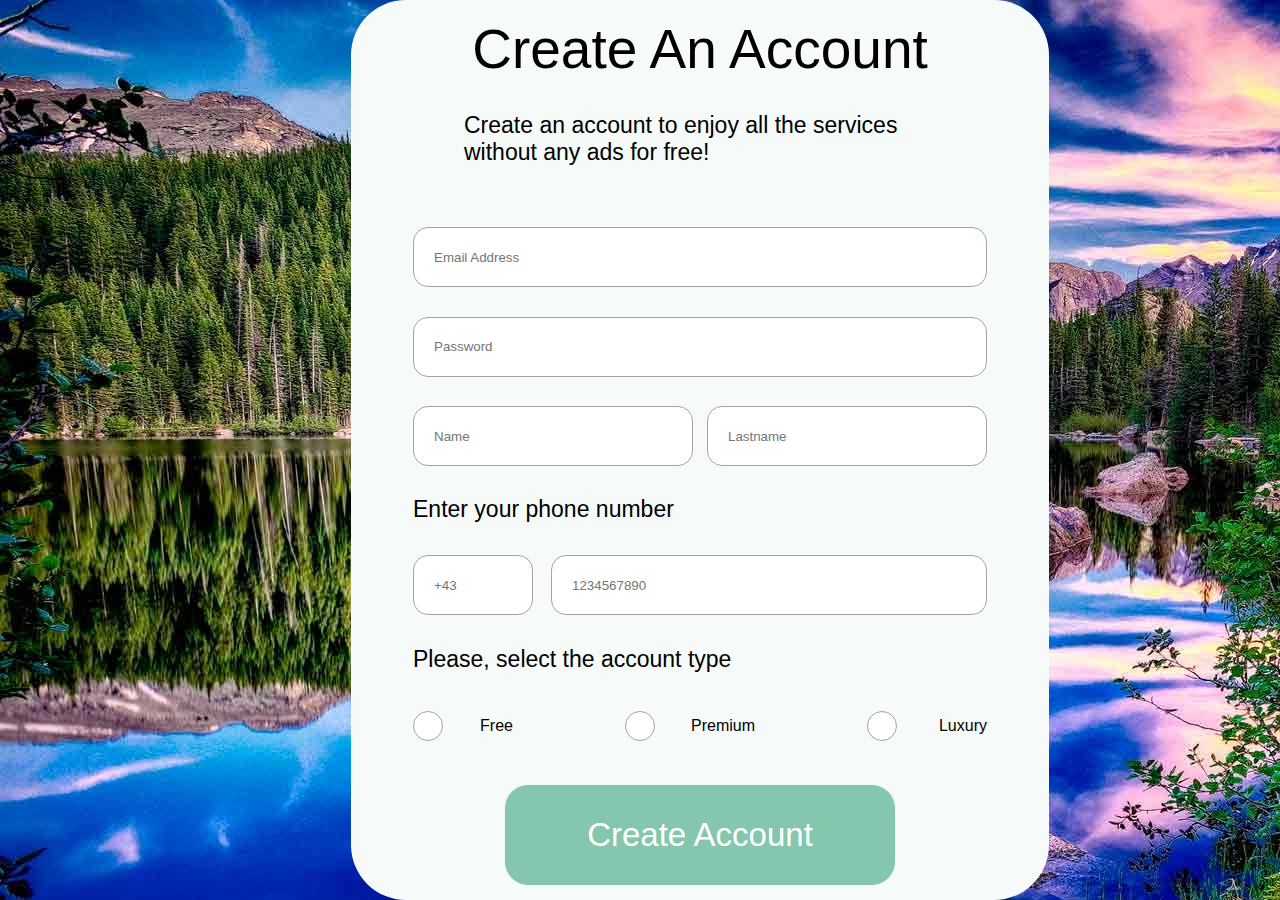
<file: DHW1/index.html>
<!DOCTYPE html>
<html lang="en">
<head>
    <meta charset="UTF-8">
    <meta name="viewport" content="width=device-width, initial-scale=1.0">
    <title>Document</title>
    <link rel="stylesheet" href="style.css">
    


</head>
<body>
    
    <div class="main-container">

        <form class="user-form">

            

                <p class="create">Create An Account</p>
                
           

            <p class="create-text">
                Create an account to enjoy all the services without any ads for free!
            </p>
        <input class="clicks mail" type="text" placeholder="Email Address">


        <input class="clicks password" type="text" placeholder="Password">

      
            <div class="namelast-container">
            <input class="clicks name" type="text" placeholder="Name">

            <input class="clicks lastname" type="text" placeholder="Lastname">
            </div>

        
        <p class="enter">
            Enter your phone number 
        </p>
  


        <div class="num-container">
            <input class="clicks index" type="number" placeholder="+43">

            <input class="clicks number" type="number" placeholder="1234567890">

        </div>

        <div class="pleaseselect">
            <p class="please">
                Please, select the account type
            </p>
        </div>

        <div class="click_container">
            <div class="click1">
               <input class="click" type="text"> 
               <p>Free</p>
            </div>


            <div class="click2">
                <input class="click" type="text">
                <p>Premium</p>
            </div>


            <div class="click3">
                <input class="click" type="text">
                <p>Luxury</p>
            </div>
            
            
            
        </div>
        
    
       <button>Create Account</button>

        </form> 

    </div>

    









</body>
</html>
</file>
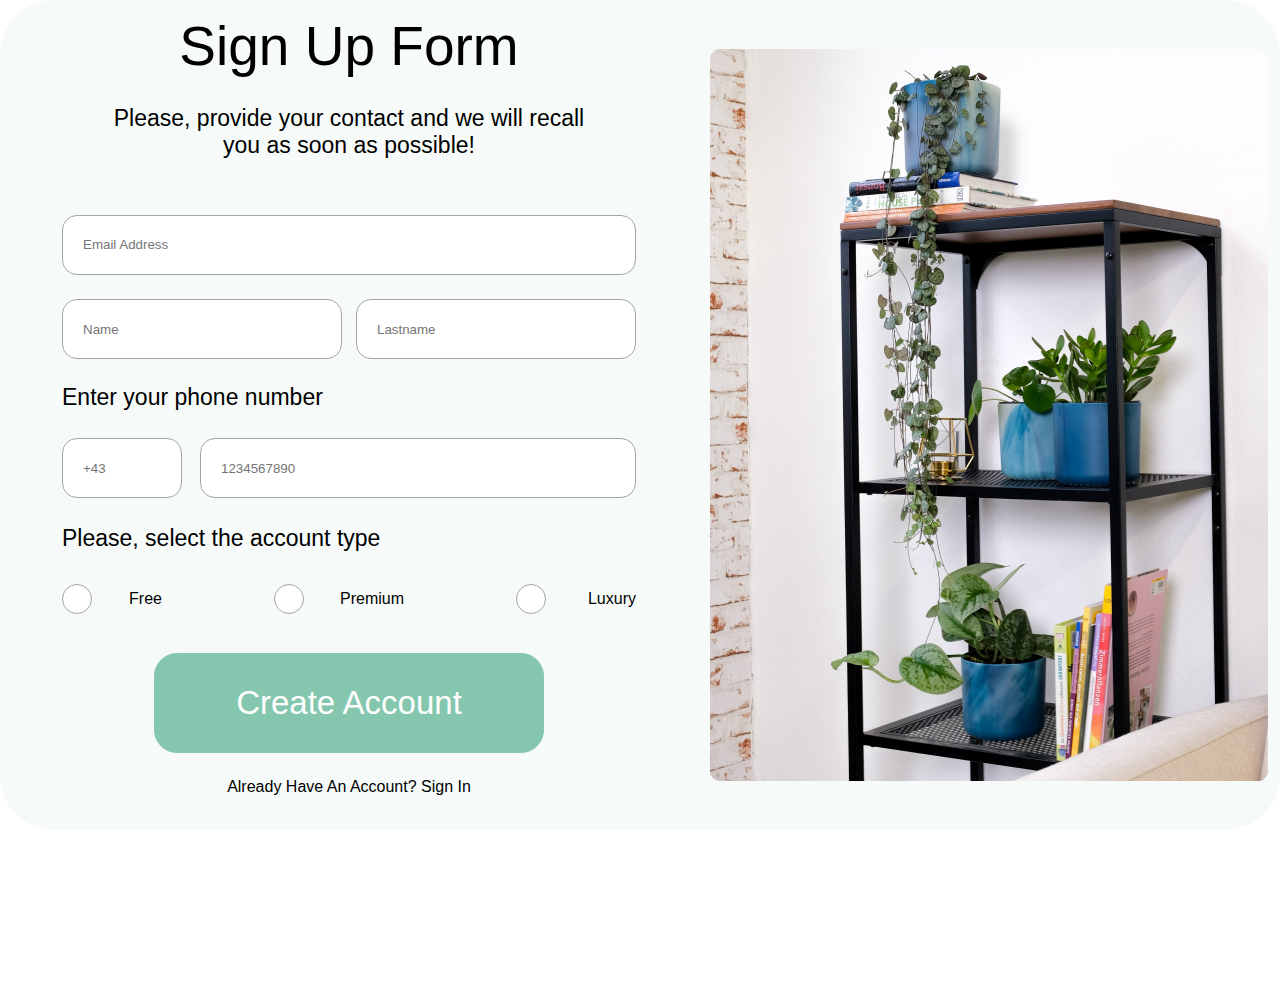
<file: DHW2/index.html>
<!DOCTYPE html>
<html lang="en">
<head>
    <meta charset="UTF-8">
    <meta name="viewport" content="width=device-width, initial-scale=1.0">
    <title>Document</title>
    <link rel="stylesheet" href="style.css">
    


</head>
<body>
    
    <div class="main-container">

        <form class="user-form">

            <div class="input-container">
                <p class="create">Sign Up Form</p>
                
           

                <p class="create-text">
                    Please, provide your contact and we will recall you as soon as possible!
                </p>
            <input class="clicks mail" type="text" placeholder="Email Address">
    
    
            <!-- <input class="clicks password" type="text" placeholder="Password"> -->
    
          
                <div class="namelast-container">
                <input class="clicks name" type="text" placeholder="Name">
    
                <input class="clicks lastname" type="text" placeholder="Lastname">
                </div>
    
            
            <p class="enter">
                Enter your phone number 
            </p>
      
    
    
            <div class="num-container">
                <input class="clicks index" type="number" placeholder="+43">
    
                <input class="clicks number" type="number" placeholder="1234567890">
    
            </div>
    
            <div class="pleaseselect">
                <p class="please">
                    Please, select the account type
                </p>
            </div>
    
            <div class="click_container">
                <div class="click1">
                   <input class="click" type="text"> 
                   <p>Free</p>
                </div>
    
    
                <div class="click2">
                    <input class="click" type="text">
                    <p>Premium</p>
                </div>
    
    
                <div class="click3">
                    <input class="click" type="text">
                    <p>Luxury</p>
                </div>
                
                
                
            </div>
            
        
           <button>Create Account</button>

           <p class="already">Already Have An Account? Sign In</p>

           </div>

           <div class="image-container">
              <img src="Rectangle 9.png" alt="">
           </div>
    
            </form> 

            </div>

             

    </div>


</body>
</html>
</file>
<file: DHW1/style.css>
*{
    margin: 0;
    padding: 0;
    box-sizing: border-box;
    
}

body {
background-image: url(back.jpg);
    overflow: visible

}
.create {
    width: 483px;
    height: 68px;
    display: flex;
    justify-content: center;
    align-items: center;
    font-size: 55px;

}
.create-text {
    width: 472px;
    height: 86px;
    font-size: 23px;
}

.main-container {
    margin: auto;
    width: 1400px;
    /* background-image: url(back.jpg); */
    display: flex;
    justify-content: center;
    align-items: center;
    
   
}
.user-form{
  /* padding: 40px 60px 20px 60px; */
    width: 698px;
    height: 900px;
    border-radius: 55px;
    background-color: #F6FBF9;
    display: flex;
    flex-wrap: wrap;
    flex-direction: row;
    justify-content: space-around;
    align-items: center;
   font-family: Karla, sans-serif;
    
    
} 
.mail{
        width: 574px;
        height: 60px;
    }

.password{
        width: 574px;
        height: 60px;
}

.name{
    display: flex;
    width: 280px;
    height: 60px;
}

.lastname{
    display: flex;
    width: 280px;
     height: 60px;
}

.namelast-container{
    width: 574px;
    height: 60px;
    display: flex;
    justify-content: space-between;
    
}

.enter{
    /* display: flex; */
    width: 574px;
    height: 30px;
    font-size: 23px;
}

.index{

width: 120px;
height: 60px;

}

.number{
    
    
    width: 436px;
    height: 60px;
}






.num-container {
    display: flex;
   width: 574px;
   justify-content: space-between;
    
    height: 62px;
}

.click_container{
    width: 574px;
    height: 60px;
    display: flex;
    justify-content: space-between;
    /* align-items: center; */
   
}

.click {
    width: 30px;
    height: 30px;
}

.pleaseselect {
    width: 574px;
    height: 20px;
    font-size: 23px;
   
    
}

.click1{
    display: flex;
    width: 100px;
    justify-content: space-between;
    align-items: center;
}

.click2{
    display: flex;
    width: 130px;
    justify-content: space-between;
    align-items: center;
}

.click3{
    display: flex;
    width: 120px;
    justify-content: space-between;
    align-items: center;
}

.clicks{
    border: 1px solid rgb(164, 164, 164);
    border-radius: 15px;
    padding-left: 20px;
    
}

.please{
    display: flex;
    justify-content: flex-start;
}

.click{
    border-radius: 100px;
    border: 1px solid rgb(164, 164, 164);
}


input:hover {
    border-color: blue;
    
}
input:focus {
    border: 3px solid blue;
}


.click:focus {
    outline: none;
    background-color: #84C7AE;
    caret-color: transparent
}



button {
    
width: 390px;
height: 100px;
border-radius: 23px;
background-color: #84C7AE;
border:1px solid #84C7AE;
font-size: 33px;
color: #ffffff;
}
</file>
<file: DHW2/style.css>
*{
    margin: 0;
    padding: 0;
    box-sizing: border-box;
    
}

/* body {
background-image: url(back.jpg);
    overflow: visible

} */
.create {
    width: 483px;
    height: 68px;
    display: flex;
    justify-content: center;
    align-items: center;
    font-size: 55px;

}
.create-text {
    width: 472px;
    height: 86px;
    font-size: 23px;
    display: flex;
    
    justify-content: center;
    text-align: center;
    
}

.main-container {
    margin: auto;
    width: 1800;
    height: 1000px;
    /* background-image: url(back.jpg); */
    display: flex;
    /* align-items: center; */
    justify-content: center; 
    
    
   
}
.user-form{

    width: 1307px;
    height: 830px;
    border-radius: 55px;
    background-color: #F6FBF9;
    display: flex;
    /* flex-wrap: wrap; */
    flex-direction: row;
    
    justify-content: space-around;
    
   font-family: Karla, sans-serif;
    
    
} 

.image-container{
    display: flex;
    margin: auto;
    width: 558px;
    height: 732px;
}

.input-container{
    width: 698px;
    height: 830px;
    border-radius: 55px;
    background-color: #F6FBF9;
    display: flex;
    flex-wrap: wrap;
    flex-direction: row;
    justify-content: space-around;
    align-items: center;
   font-family: Karla, sans-serif;
}
.mail{
        width: 574px;
        height: 60px;
    }

.password{
        width: 574px;
        height: 60px;
}

.name{
    display: flex;
    width: 280px;
    height: 60px;
}

.lastname{
    display: flex;
    width: 280px;
     height: 60px;
}

.namelast-container{
    width: 574px;
    height: 60px;
    display: flex;
    justify-content: space-between;
    
}

.enter{
    /* display: flex; */
    width: 574px;
    height: 30px;
    font-size: 23px;
}

.index{

width: 120px;
height: 60px;

}

.number{
    
    
    width: 436px;
    height: 60px;
}






.num-container {
    display: flex;
   width: 574px;
   justify-content: space-between;
    
    height: 62px;
}

.click_container{
    width: 574px;
    height: 60px;
    display: flex;
    justify-content: space-between;
   
   
}

.click {
    width: 30px;
    height: 30px;
}

.pleaseselect {
    width: 574px;
    height: 20px;
    font-size: 23px;
   
    
}

.click1{
    display: flex;
    width: 100px;
    justify-content: space-between;
    align-items: center;
}

.click2{
    display: flex;
    width: 130px;
    justify-content: space-between;
    align-items: center;
}

.click3{
    display: flex;
    width: 120px;
    justify-content: space-between;
    align-items: center;
}

.clicks{
    border: 1px solid rgb(164, 164, 164);
    border-radius: 15px;
    padding-left: 20px;
    
}

.please{
    display: flex;
    justify-content: flex-start;
}

.click{
    border-radius: 100px;
    border: 1px solid rgb(164, 164, 164);
}


input:hover {
    border-color: blue;
    
}
input:focus {
    border: 3px solid blue;
    border: none;
}


.click:focus {
    outline: none;
    background-color: #84C7AE;
    caret-color: transparent
}



button {
    
width: 390px;
height: 100px;
border-radius: 23px;
background-color: #84C7AE;
border:1px solid #84C7AE;
font-size: 33px;
color: #ffffff;
}

.already {
    width: 326px;
    height: 40px;
    text-align: center;
}





/* @media (max-width: 696px) and (max-height: 907px) {
   
    .main-container {
        width: 100%;
        height: 100%;
        font-size: 100%;
    }

    .input-container {
        width: 100%;
        height: 100%;
    }

    .namelast-container {
        width: 100%;
        height: 100%;
    }

    .num-container {
        width: 100%;
        height: 100%;
    }

    .pleaseselect {
        width: 100%;
        height: 100%;
    }

    .click_container {
        width: 100%;
        height: 100%;
    }

    .image-container {
        display: none;
    }
} */



@media (max-width: 696px) and (max-height: 907px) {
    .user-form {
        width: 90%;
        max-width: none;
    }
    .image-container{
        display: none;
    }
}
</file>
